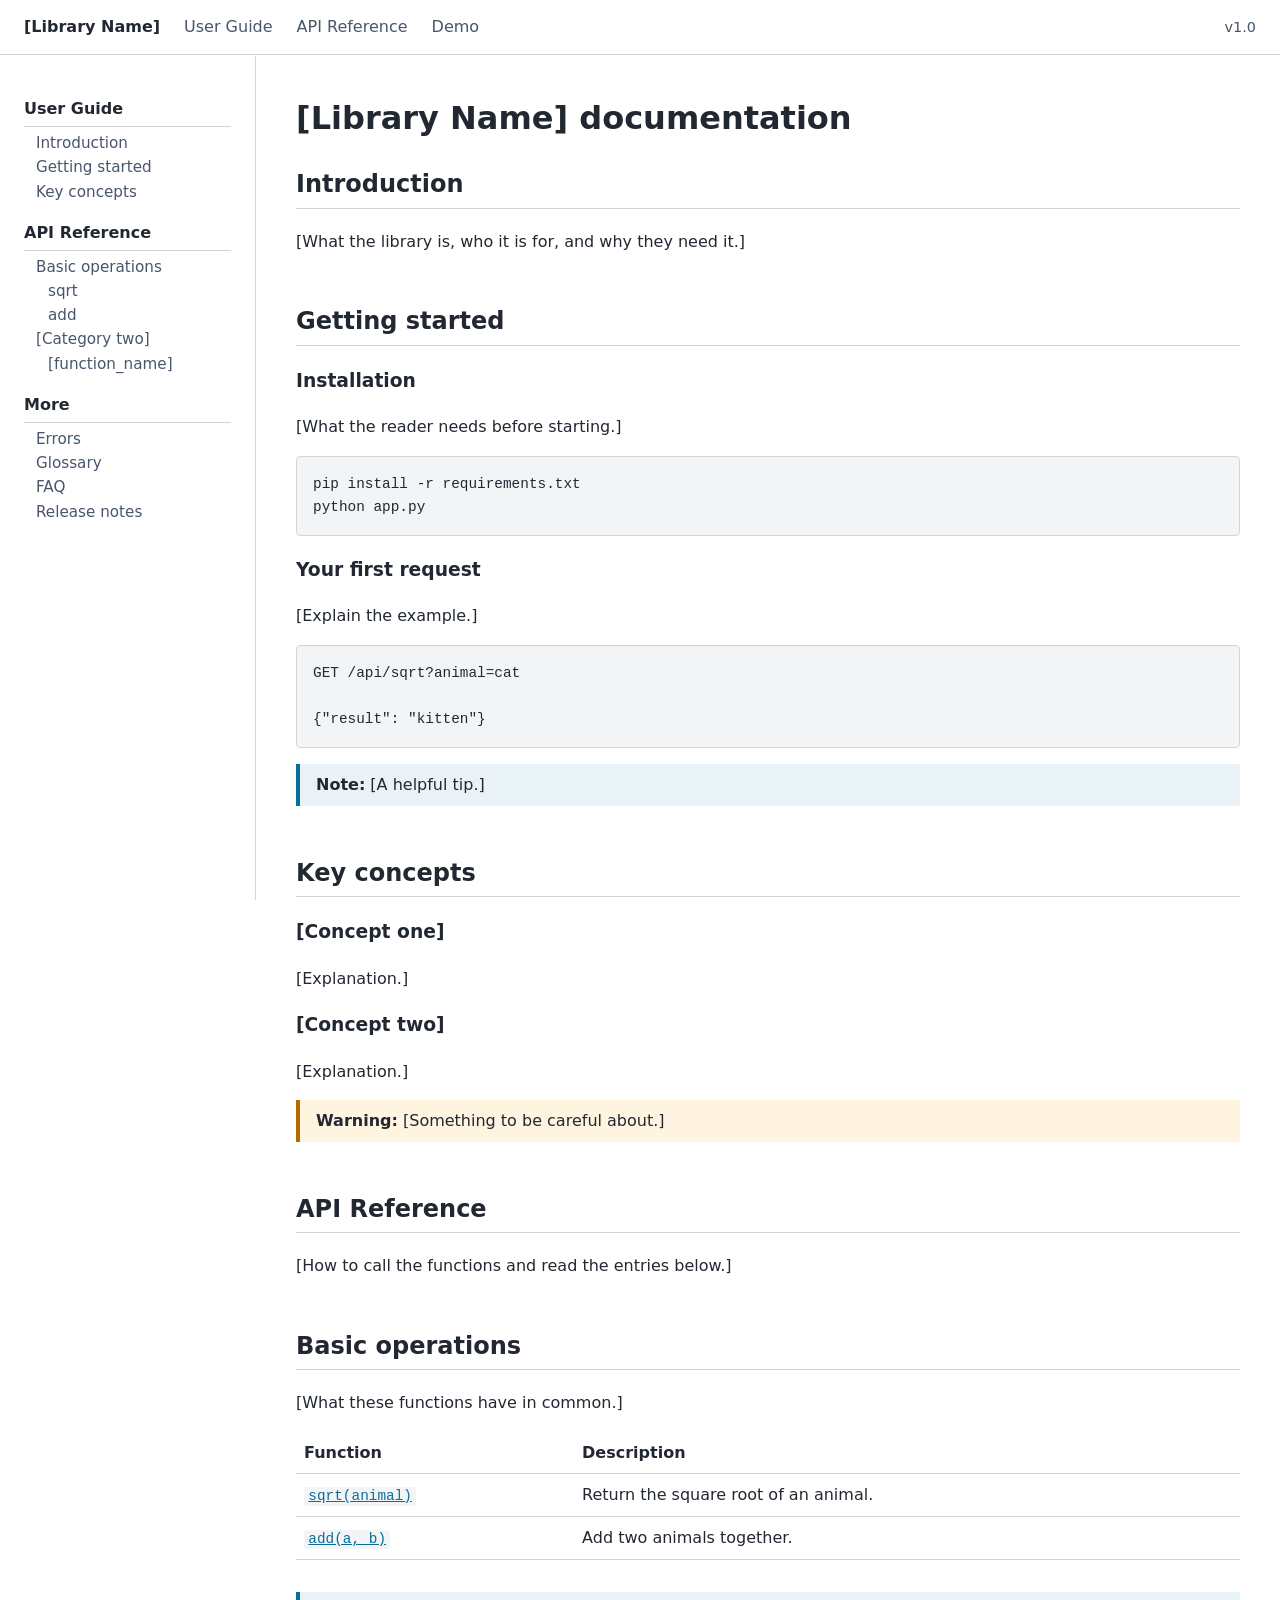
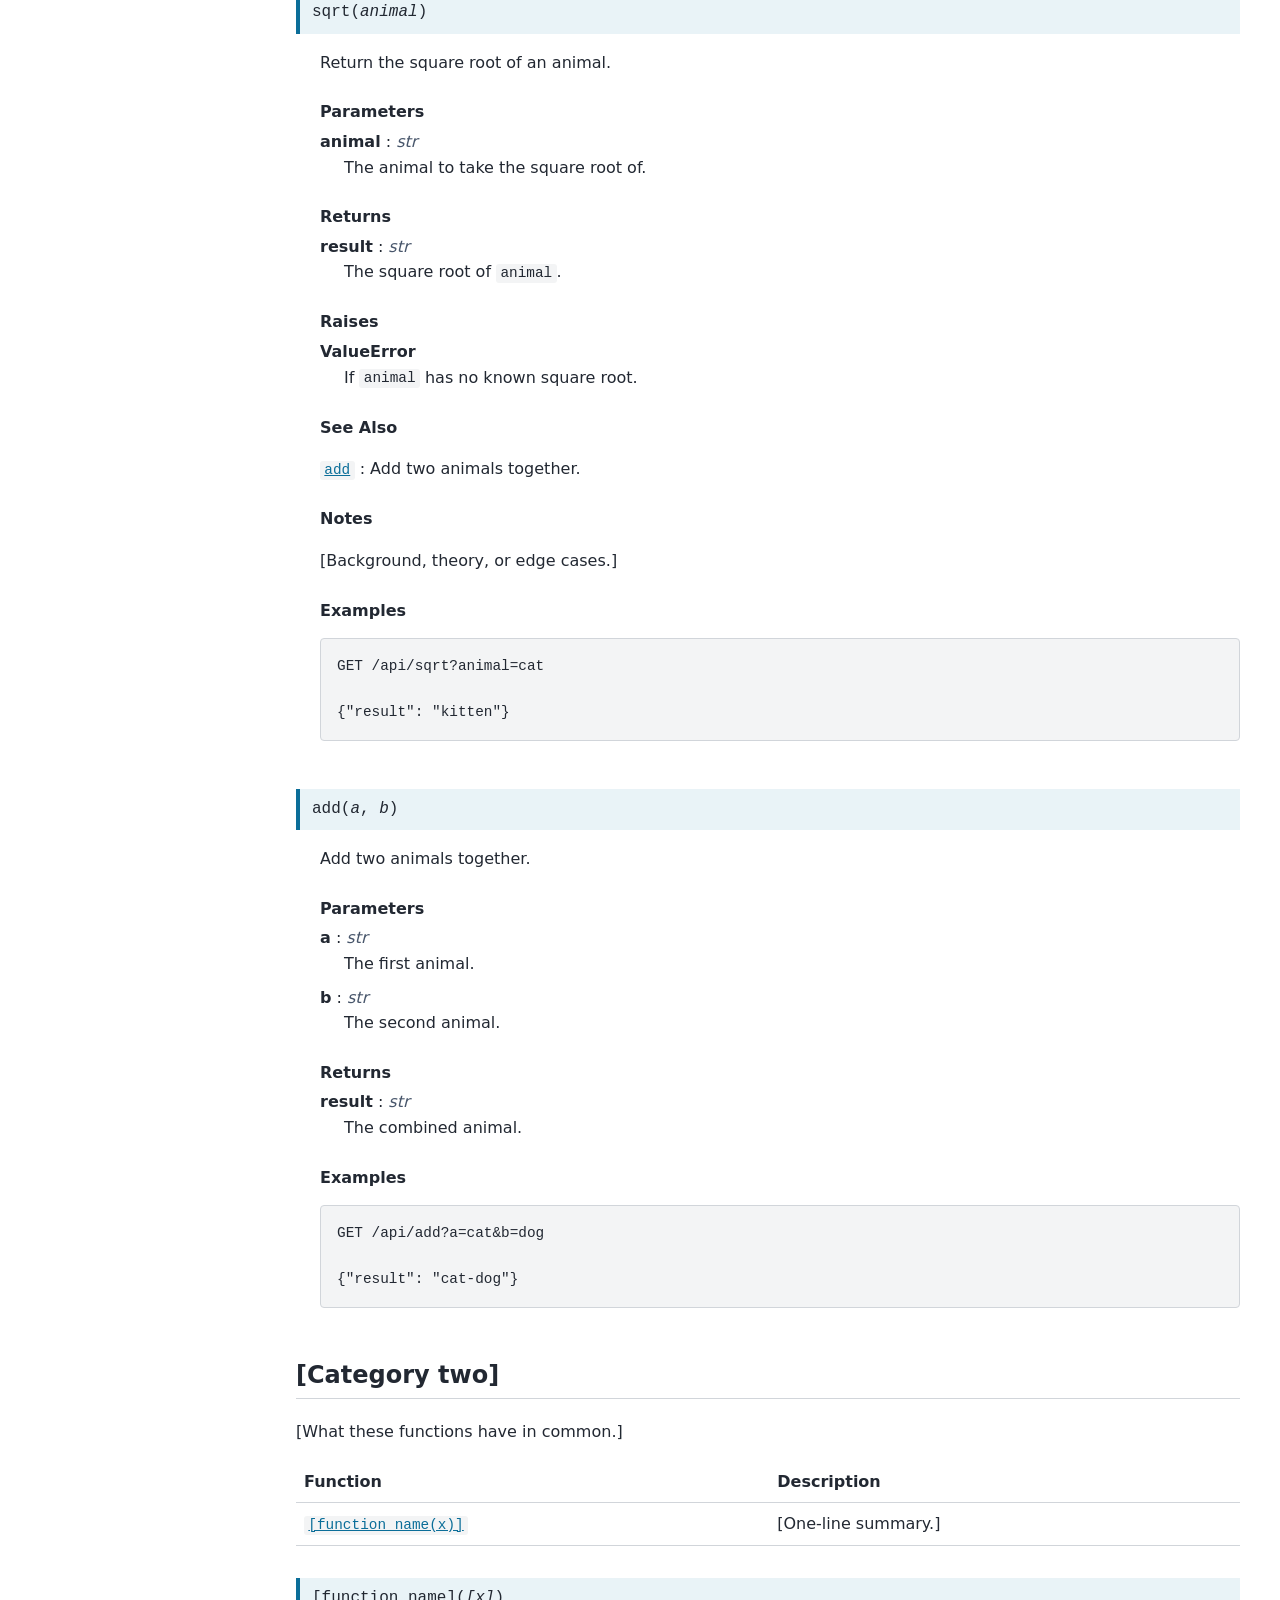
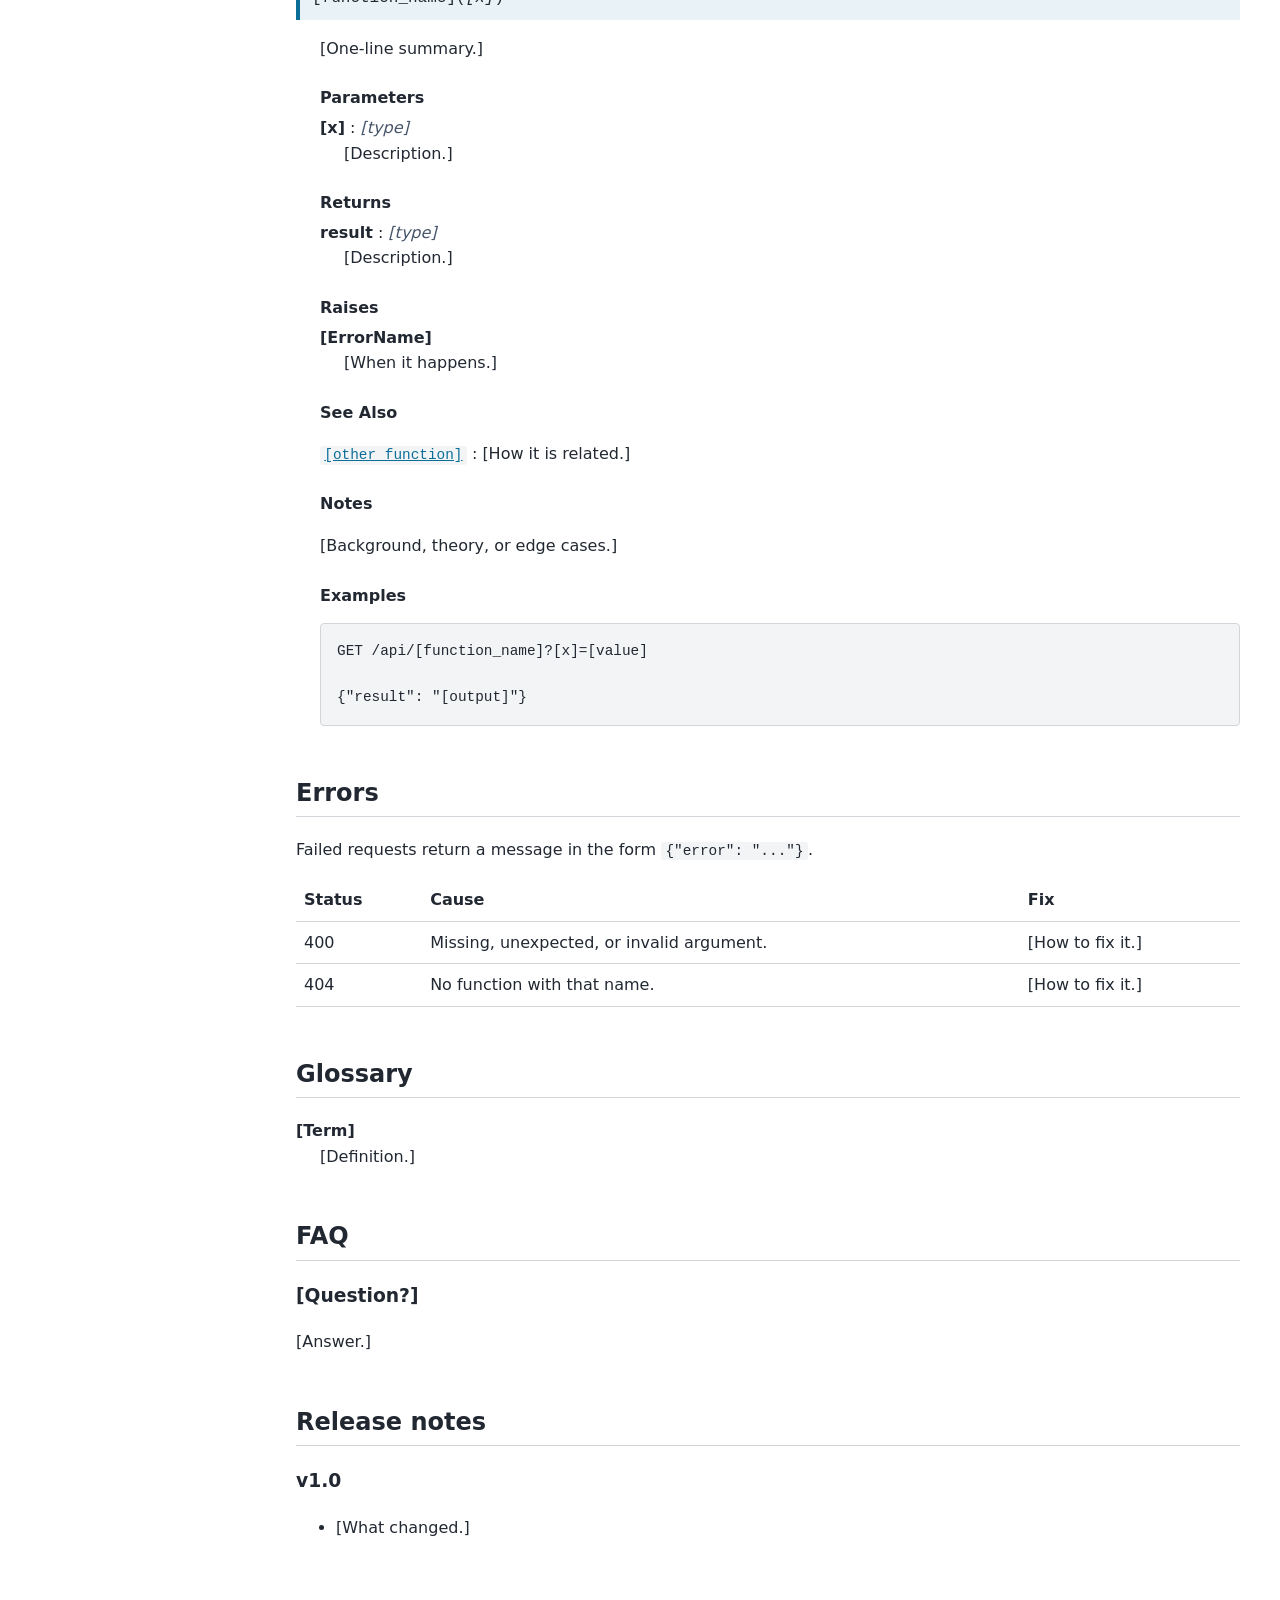
<file: static/docs.html>
<!DOCTYPE html>
<!--
  Fill in anything in [square brackets].

  To add a function:
    1. Copy a whole <article class="function"> block and change its id
    2. Add a row to the table at the top of its category
    3. Add a link in the sidebar
  Delete any heading (Notes, See Also, ...) a function doesn't need.
-->
<html lang="en">
<head>
  <meta charset="utf-8">
  <meta name="viewport" content="width=device-width, initial-scale=1">
  <title>[Library Name] Documentation</title>
  <link rel="stylesheet" href="docs.css">
</head>
<body>

<header>
  <a class="logo" href="#top">[Library Name]</a>
  <a href="#getting-started">User Guide</a>
  <a href="#reference">API Reference</a>
  <a href="/">Demo</a>
  <span class="version">v1.0</span>
</header>

<div class="layout">

<nav class="sidebar" aria-label="Contents">
  <h2>User Guide</h2>
  <ul>
    <li><a href="#introduction">Introduction</a></li>
    <li><a href="#getting-started">Getting started</a></li>
    <li><a href="#concepts">Key concepts</a></li>
  </ul>

  <h2>API Reference</h2>
  <ul>
    <li><a href="#basic">Basic operations</a>
      <ul>
        <li><a href="#sqrt">sqrt</a></li>
        <li><a href="#add">add</a></li>
      </ul>
    </li>
    <li><a href="#category-two">[Category two]</a>
      <ul>
        <li><a href="#function-name">[function_name]</a></li>
      </ul>
    </li>
  </ul>

  <h2>More</h2>
  <ul>
    <li><a href="#errors">Errors</a></li>
    <li><a href="#glossary">Glossary</a></li>
    <li><a href="#faq">FAQ</a></li>
    <li><a href="#release-notes">Release notes</a></li>
  </ul>
</nav>

<main id="top">
  <h1>[Library Name] documentation</h1>

  <!-- ==================== USER GUIDE ==================== -->

  <section id="introduction">
    <h2>Introduction</h2>
    <p>[What the library is, who it is for, and why they need it.]</p>
  </section>

  <section id="getting-started">
    <h2>Getting started</h2>

    <h3>Installation</h3>
    <p>[What the reader needs before starting.]</p>
<pre><code>pip install -r requirements.txt
python app.py</code></pre>

    <h3>Your first request</h3>
    <p>[Explain the example.]</p>
<pre><code>GET /api/sqrt?animal=cat

{"result": "kitten"}</code></pre>

    <p class="note"><strong>Note:</strong> [A helpful tip.]</p>
  </section>

  <section id="concepts">
    <h2>Key concepts</h2>
    <h3>[Concept one]</h3>
    <p>[Explanation.]</p>
    <h3>[Concept two]</h3>
    <p>[Explanation.]</p>
    <p class="warning"><strong>Warning:</strong> [Something to be careful about.]</p>
  </section>

  <!-- ==================== API REFERENCE ==================== -->

  <section id="reference">
    <h2>API Reference</h2>
    <p>[How to call the functions and read the entries below.]</p>
  </section>

  <section id="basic">
    <h2>Basic operations</h2>
    <p>[What these functions have in common.]</p>
    <table>
      <thead><tr><th>Function</th><th>Description</th></tr></thead>
      <tbody>
        <tr><td><a href="#sqrt"><code>sqrt(animal)</code></a></td><td>Return the square root of an animal.</td></tr>
        <tr><td><a href="#add"><code>add(a, b)</code></a></td><td>Add two animals together.</td></tr>
      </tbody>
    </table>

    <article class="function" id="sqrt">
      <h3 class="signature">sqrt(<em>animal</em>)</h3>
      <p>Return the square root of an animal.</p>

      <h4>Parameters</h4>
      <dl>
        <dt><strong>animal</strong> : <span>str</span></dt>
        <dd>The animal to take the square root of.</dd>
      </dl>

      <h4>Returns</h4>
      <dl>
        <dt><strong>result</strong> : <span>str</span></dt>
        <dd>The square root of <code>animal</code>.</dd>
      </dl>

      <h4>Raises</h4>
      <dl>
        <dt><strong>ValueError</strong></dt>
        <dd>If <code>animal</code> has no known square root.</dd>
      </dl>

      <h4>See Also</h4>
      <p><a href="#add"><code>add</code></a> : Add two animals together.</p>

      <h4>Notes</h4>
      <p>[Background, theory, or edge cases.]</p>

      <h4>Examples</h4>
<pre><code>GET /api/sqrt?animal=cat

{"result": "kitten"}</code></pre>
    </article>

    <article class="function" id="add">
      <h3 class="signature">add(<em>a</em>, <em>b</em>)</h3>
      <p>Add two animals together.</p>

      <h4>Parameters</h4>
      <dl>
        <dt><strong>a</strong> : <span>str</span></dt>
        <dd>The first animal.</dd>
        <dt><strong>b</strong> : <span>str</span></dt>
        <dd>The second animal.</dd>
      </dl>

      <h4>Returns</h4>
      <dl>
        <dt><strong>result</strong> : <span>str</span></dt>
        <dd>The combined animal.</dd>
      </dl>

      <h4>Examples</h4>
<pre><code>GET /api/add?a=cat&amp;b=dog

{"result": "cat-dog"}</code></pre>
    </article>
  </section>

  <section id="category-two">
    <h2>[Category two]</h2>
    <p>[What these functions have in common.]</p>
    <table>
      <thead><tr><th>Function</th><th>Description</th></tr></thead>
      <tbody>
        <tr><td><a href="#function-name"><code>[function_name(x)]</code></a></td><td>[One-line summary.]</td></tr>
      </tbody>
    </table>

    <!-- Blank function template: copy from here ... -->
    <article class="function" id="function-name">
      <h3 class="signature">[function_name](<em>[x]</em>)</h3>
      <p>[One-line summary.]</p>

      <h4>Parameters</h4>
      <dl>
        <dt><strong>[x]</strong> : <span>[type]</span></dt>
        <dd>[Description.]</dd>
      </dl>

      <h4>Returns</h4>
      <dl>
        <dt><strong>result</strong> : <span>[type]</span></dt>
        <dd>[Description.]</dd>
      </dl>

      <h4>Raises</h4>
      <dl>
        <dt><strong>[ErrorName]</strong></dt>
        <dd>[When it happens.]</dd>
      </dl>

      <h4>See Also</h4>
      <p><a href="#sqrt"><code>[other_function]</code></a> : [How it is related.]</p>

      <h4>Notes</h4>
      <p>[Background, theory, or edge cases.]</p>

      <h4>Examples</h4>
<pre><code>GET /api/[function_name]?[x]=[value]

{"result": "[output]"}</code></pre>
    </article>
    <!-- ... to here -->
  </section>

  <!-- ==================== MORE ==================== -->

  <section id="errors">
    <h2>Errors</h2>
    <p>Failed requests return a message in the form <code>{"error": "..."}</code>.</p>
    <table>
      <thead><tr><th>Status</th><th>Cause</th><th>Fix</th></tr></thead>
      <tbody>
        <tr><td>400</td><td>Missing, unexpected, or invalid argument.</td><td>[How to fix it.]</td></tr>
        <tr><td>404</td><td>No function with that name.</td><td>[How to fix it.]</td></tr>
      </tbody>
    </table>
  </section>

  <section id="glossary">
    <h2>Glossary</h2>
    <dl>
      <dt><strong>[Term]</strong></dt>
      <dd>[Definition.]</dd>
    </dl>
  </section>

  <section id="faq">
    <h2>FAQ</h2>
    <h3>[Question?]</h3>
    <p>[Answer.]</p>
  </section>

  <section id="release-notes">
    <h2>Release notes</h2>
    <h3>v1.0</h3>
    <ul>
      <li>[What changed.]</li>
    </ul>
  </section>
</main>

</div>
</body>
</html>
</file>
<file: static/docs.css>
* { box-sizing: border-box; }
html { scroll-padding-top: 4.5rem; }
body { margin: 0; font-family: system-ui, sans-serif; line-height: 1.6; color: #222832; }
a { color: #0b6e99; }
code, pre, .signature { font-family: ui-monospace, Menlo, Consolas, monospace; font-size: .9em; }
code { background: #f3f4f5; padding: .1em .3em; border-radius: 3px; }
pre { background: #f3f4f5; border: 1px solid #d1d5da; border-radius: 4px; padding: 1rem; overflow-x: auto; }
pre code { padding: 0; background: none; font-size: 1em; }

/* Top bar */
header { position: sticky; top: 0; z-index: 1; display: flex; gap: 1.5rem; align-items: center; padding: .9rem 1.5rem; background: #fff; border-bottom: 1px solid #d1d5da; }
header a { color: #48566b; text-decoration: none; }
header .logo { font-weight: 700; color: #222832; }
header .version { margin-left: auto; color: #48566b; font-size: .9rem; }

/* Sidebar and content */
.layout { display: grid; grid-template-columns: 16rem minmax(0, 1fr); max-width: 80rem; margin: 0 auto; }
.sidebar { position: sticky; top: 3.5rem; align-self: start; height: calc(100vh - 3.5rem); overflow-y: auto; padding: 1.5rem; border-right: 1px solid #d1d5da; font-size: .95rem; }
.sidebar h2 { margin: 1rem 0 .25rem; font-size: 1rem; }
.sidebar ul { margin: 0; padding-left: .75rem; list-style: none; }
.sidebar a { color: #48566b; text-decoration: none; }
a:hover { text-decoration: underline; }
main { padding: 1rem 2.5rem 4rem; }
section { margin-bottom: 3rem; }
h2 { border-bottom: 1px solid #d1d5da; padding-bottom: .25rem; }

/* Tables */
table { width: 100%; border-collapse: collapse; }
th, td { padding: .5rem; text-align: left; vertical-align: top; border-bottom: 1px solid #d1d5da; }

/* Function entries */
.function { margin: 2rem 0 3rem; }
.signature { margin: 0; padding: .5rem .75rem; background: #e9f3f7; border-left: 4px solid #0b6e99; font-size: 1rem; font-weight: 400; overflow-wrap: anywhere; }
.function > :not(.signature) { margin-left: 1.5rem; }
.function h4 { margin-top: 1.5rem; margin-bottom: .25rem; }
dl { margin-top: 0; }
dt span { font-style: italic; color: #48566b; }
dd { margin-left: 1.5rem; margin-bottom: .5rem; }

/* Callout boxes */
.note, .warning { padding: .5rem 1rem; border-left: 4px solid #0b6e99; background: #e9f3f7; }
.warning { border-color: #b36b00; background: #fff4e0; }

@media (max-width: 700px) {
  .layout { display: block; }
  .sidebar { position: static; height: auto; border-right: 0; border-bottom: 1px solid #d1d5da; }
  main { padding: 1rem; }
}
</file>
